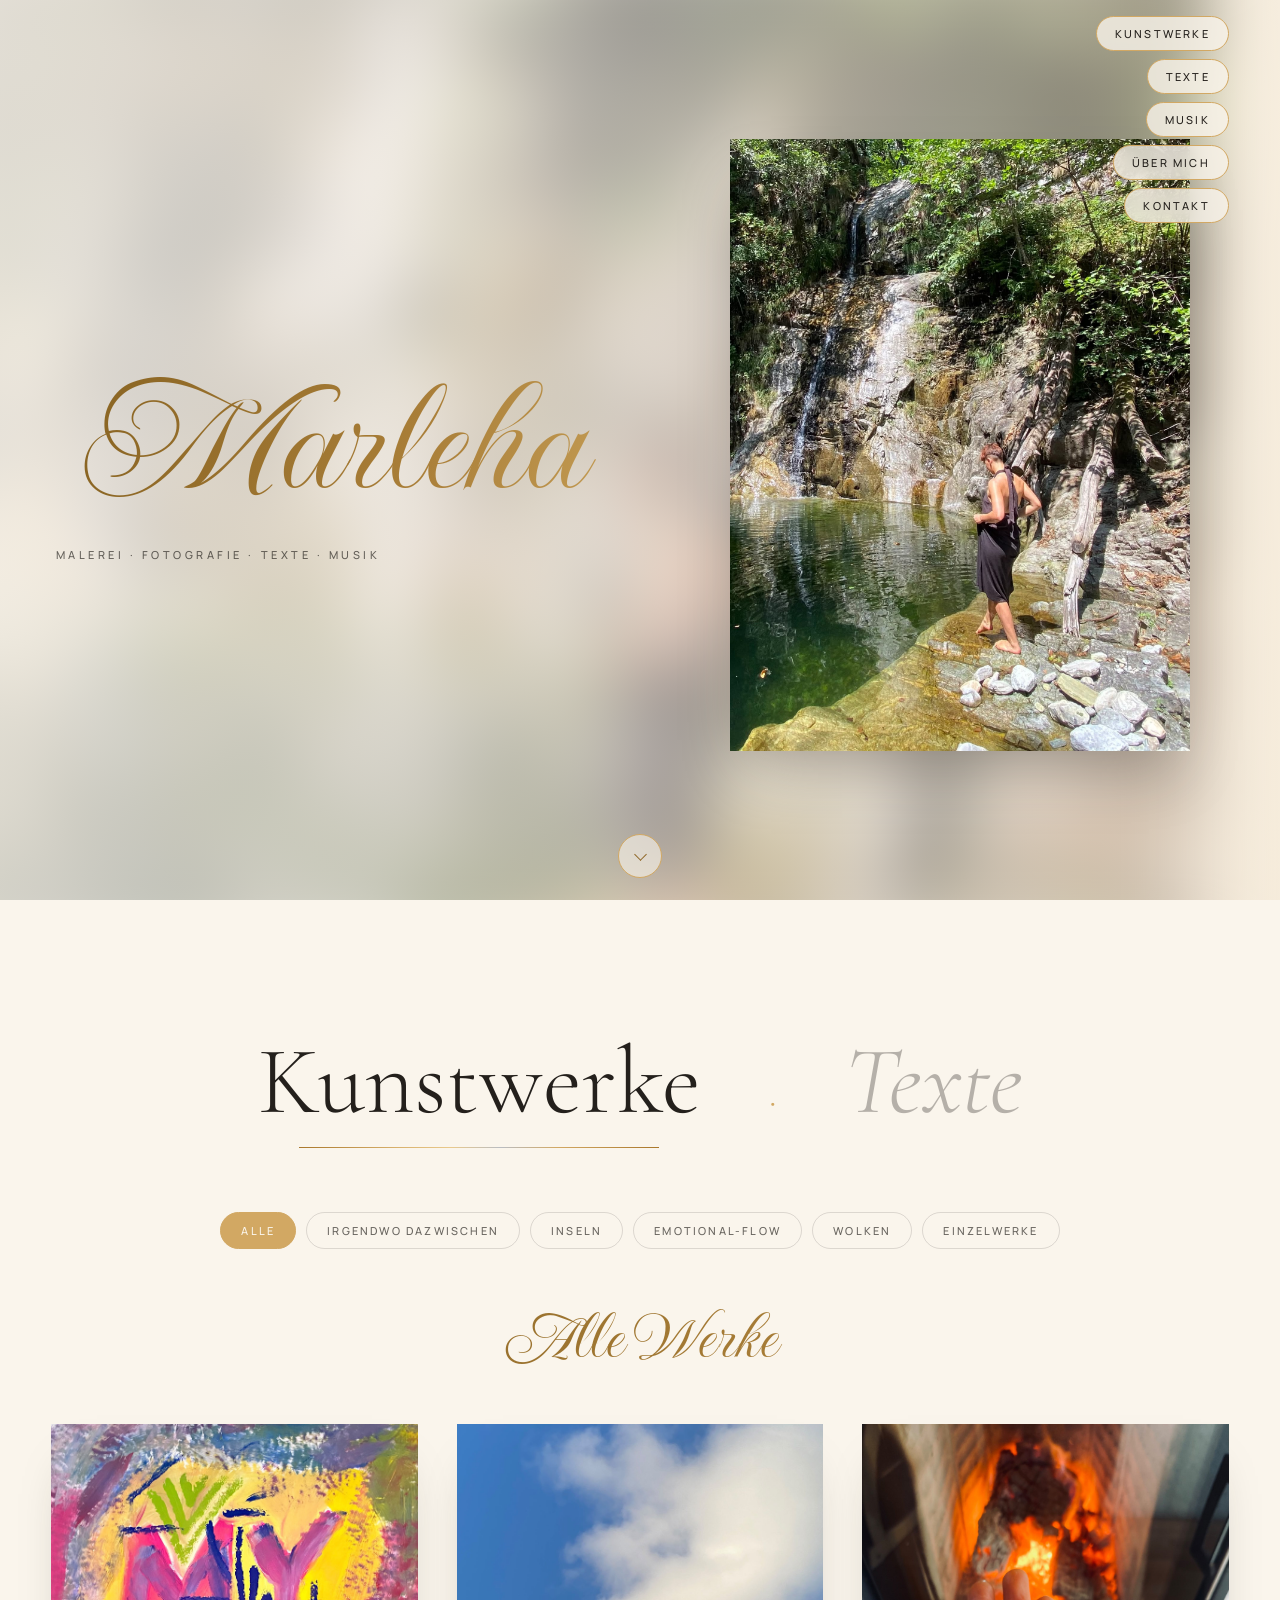
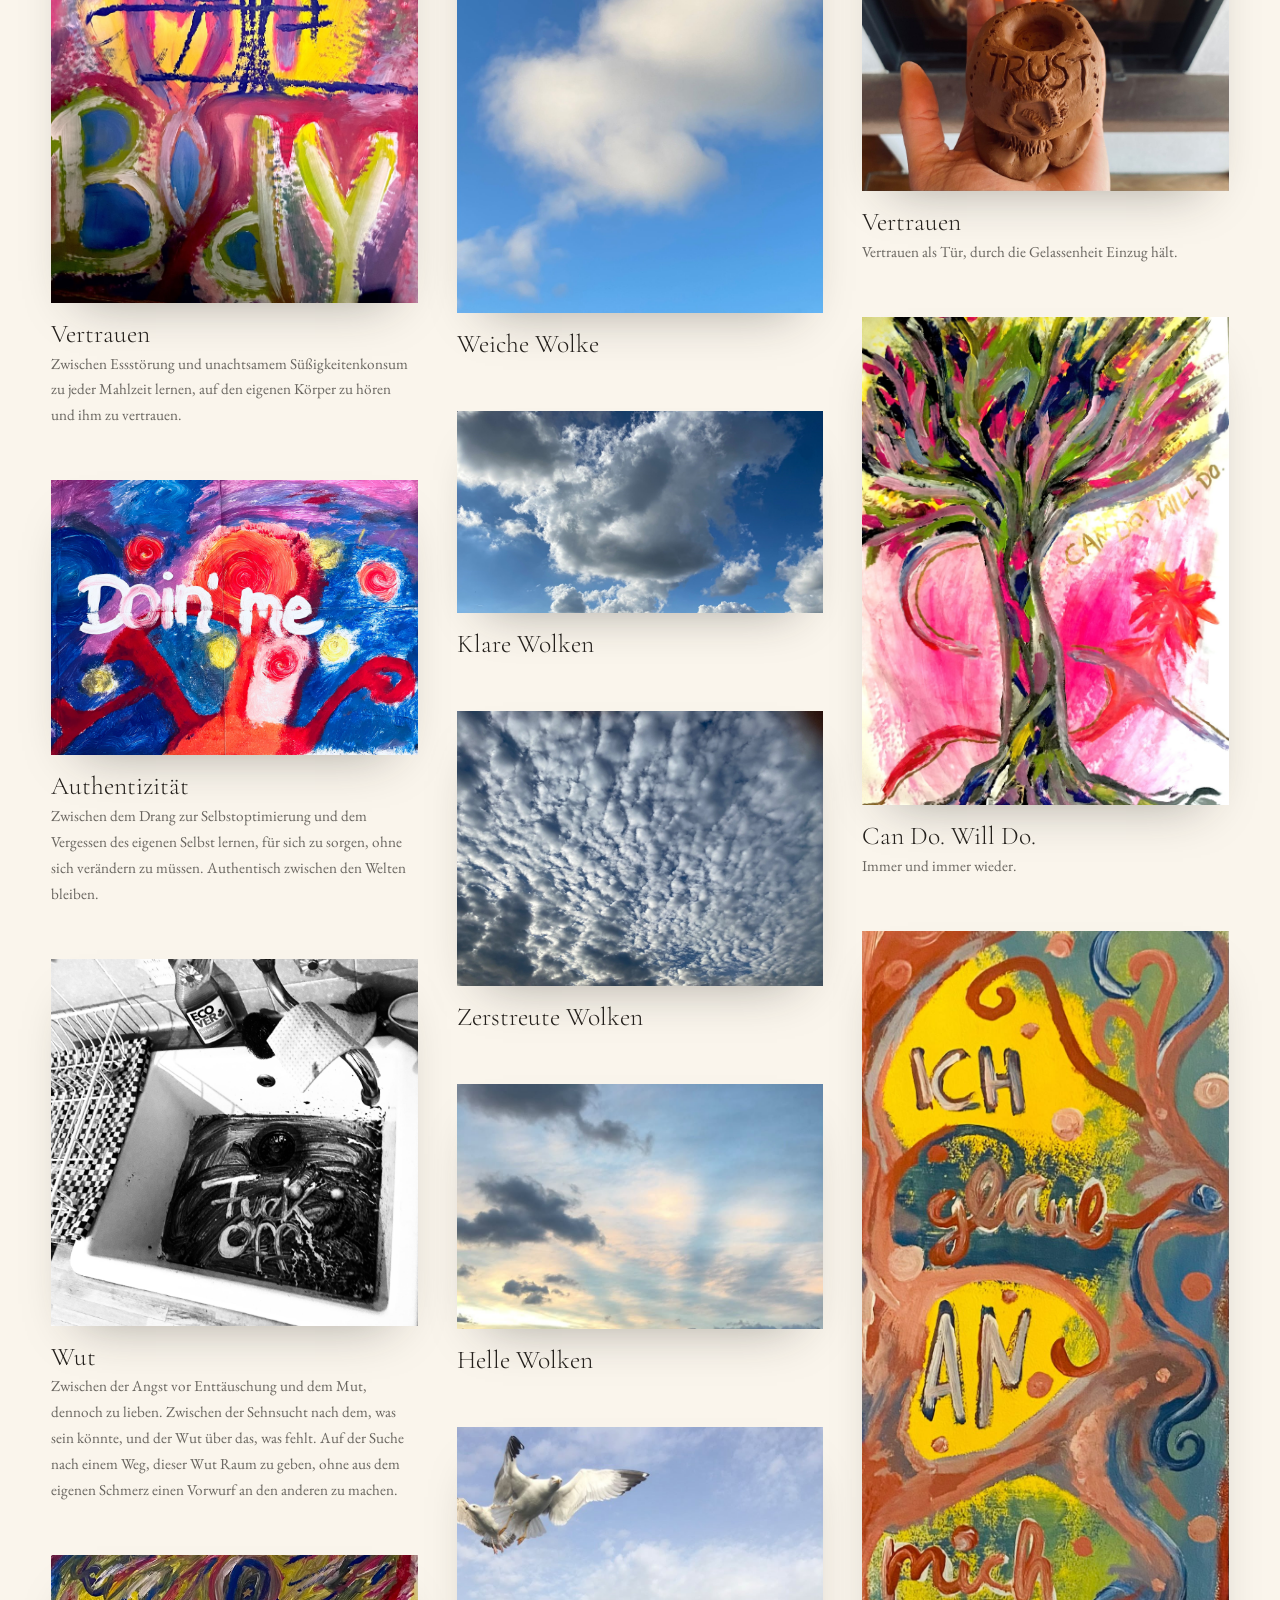
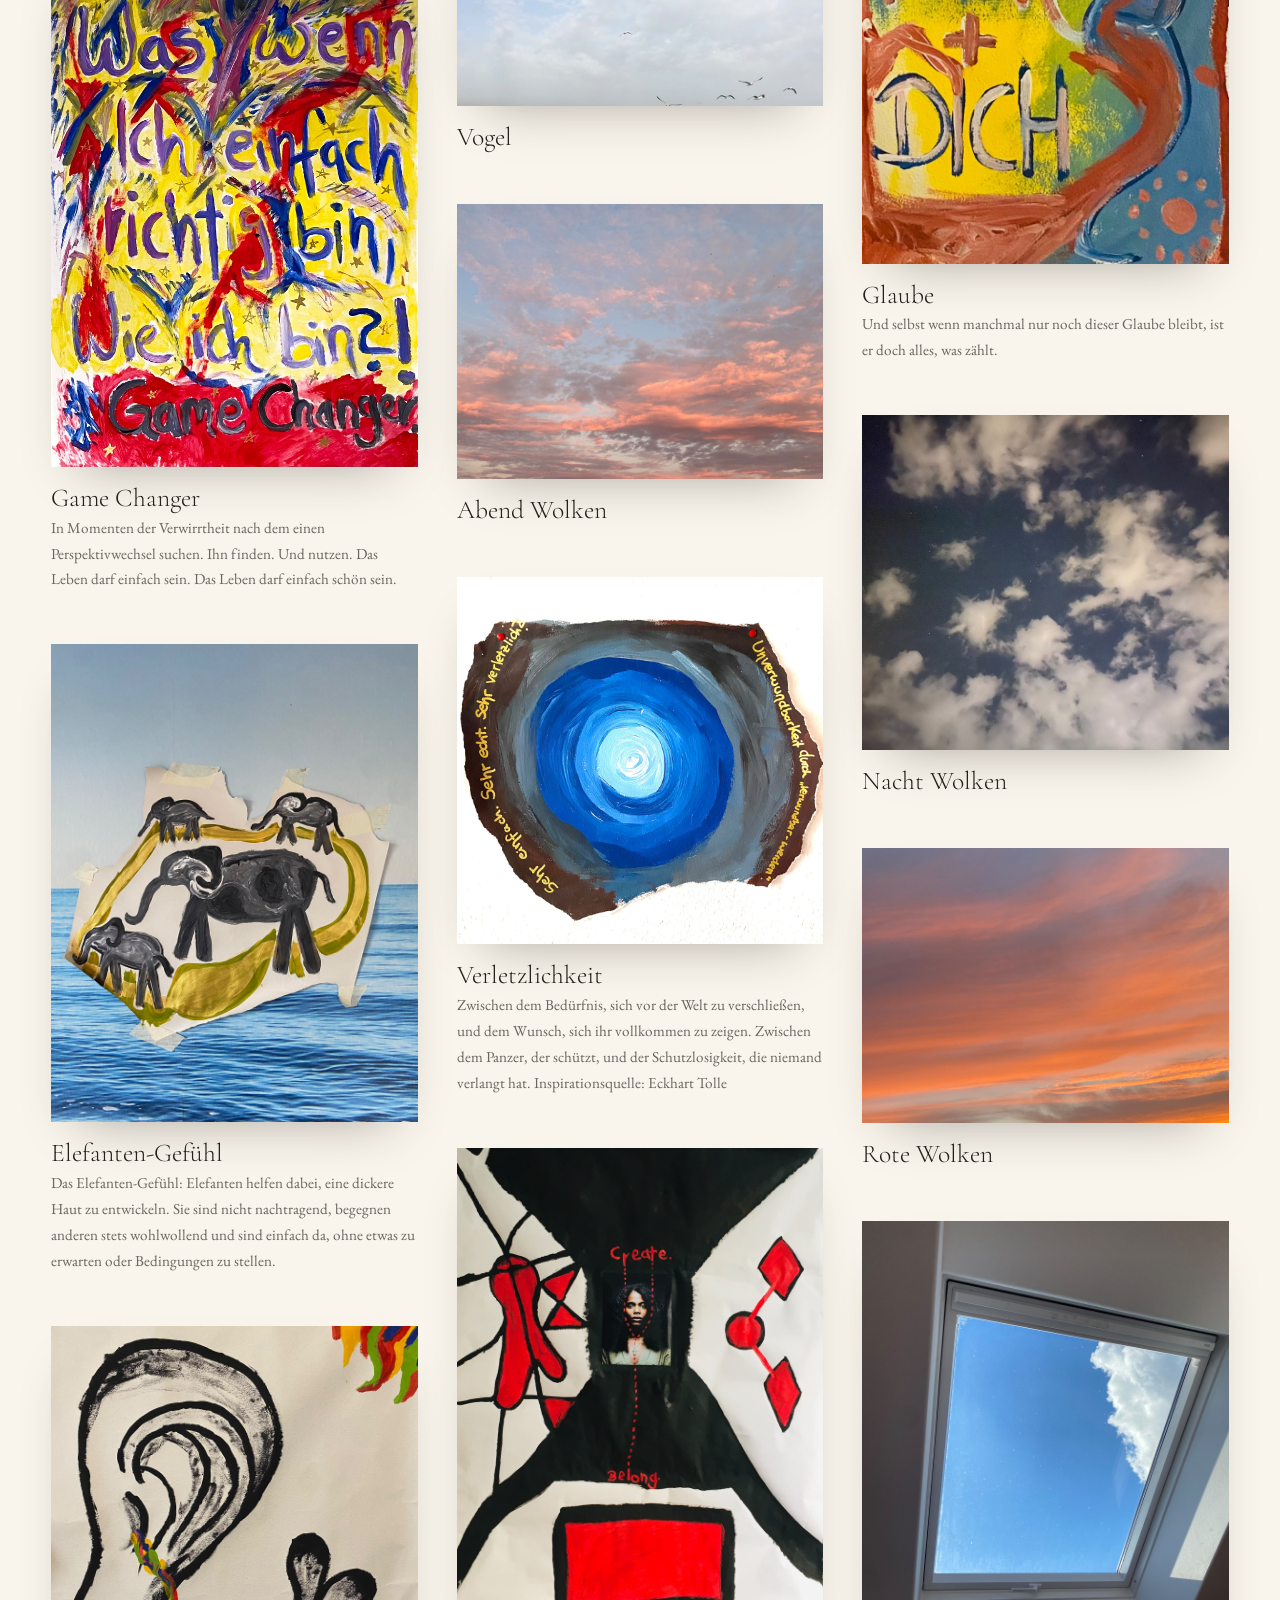
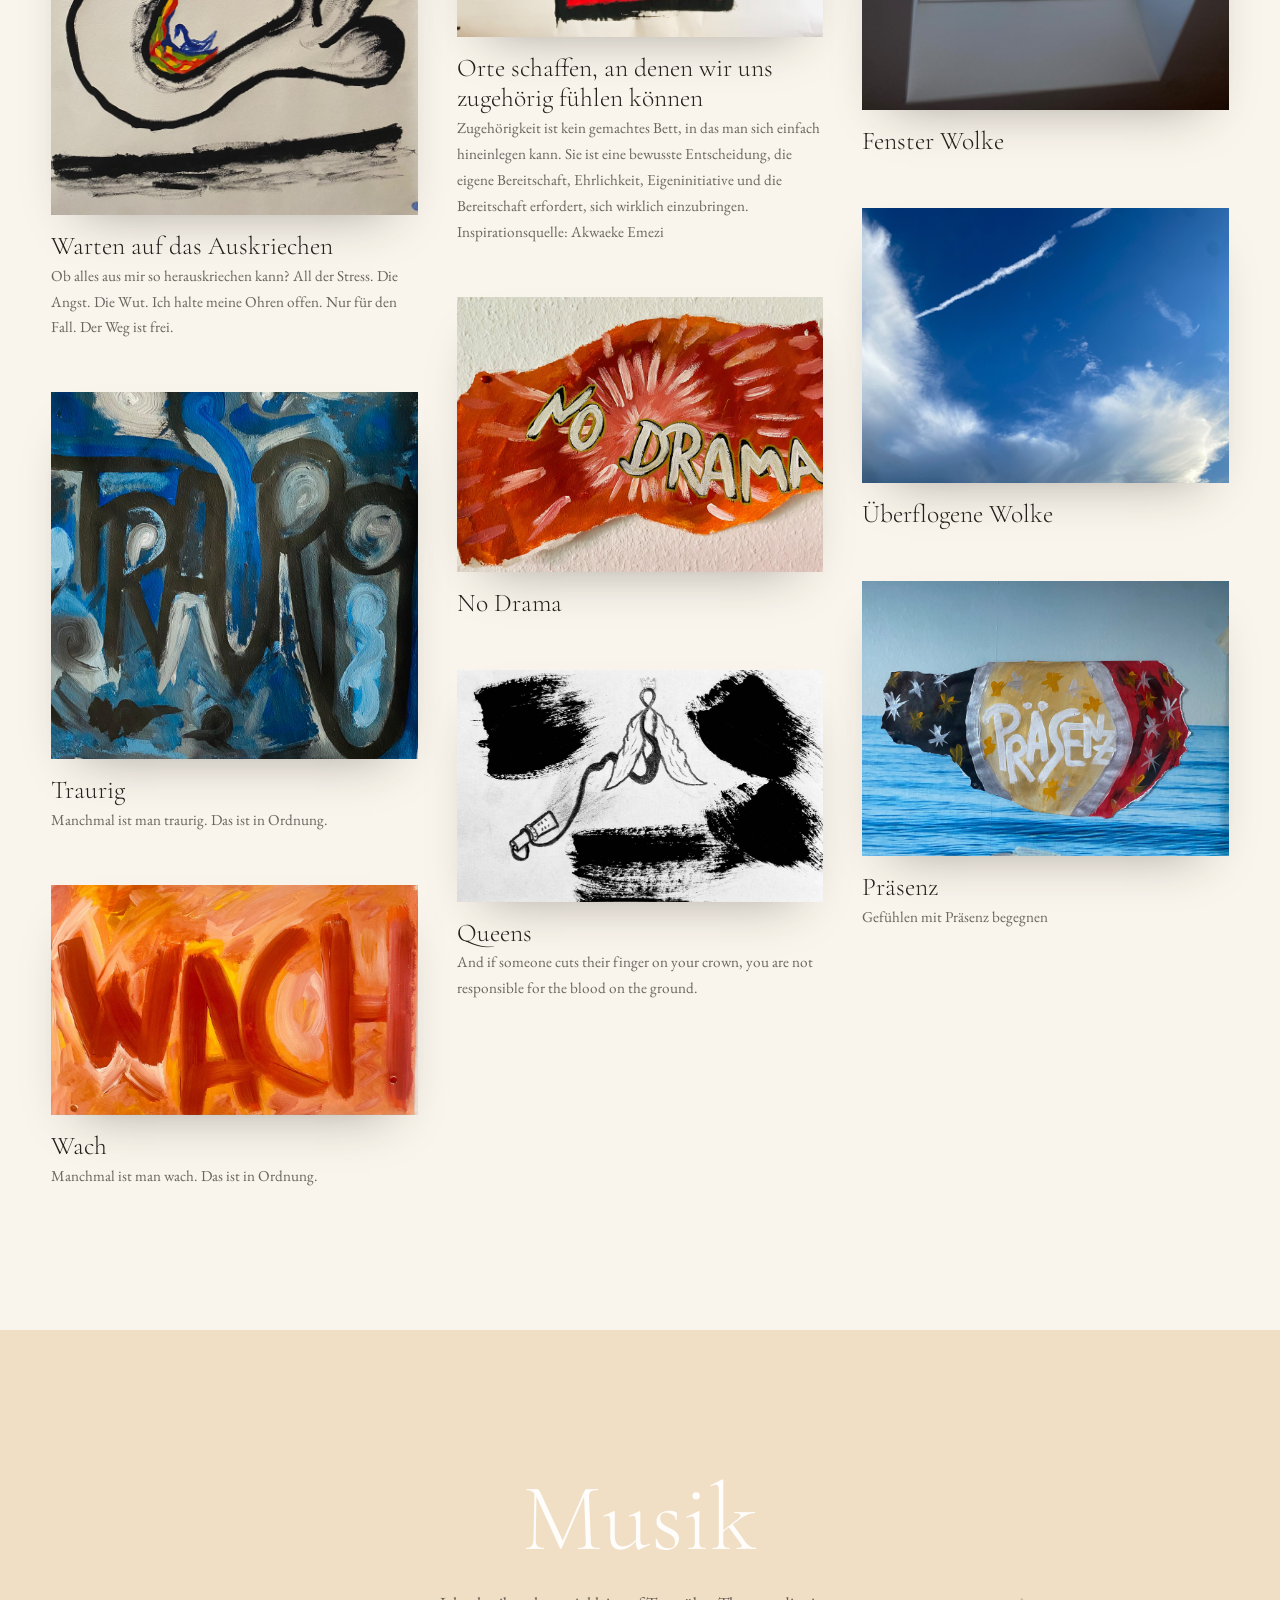
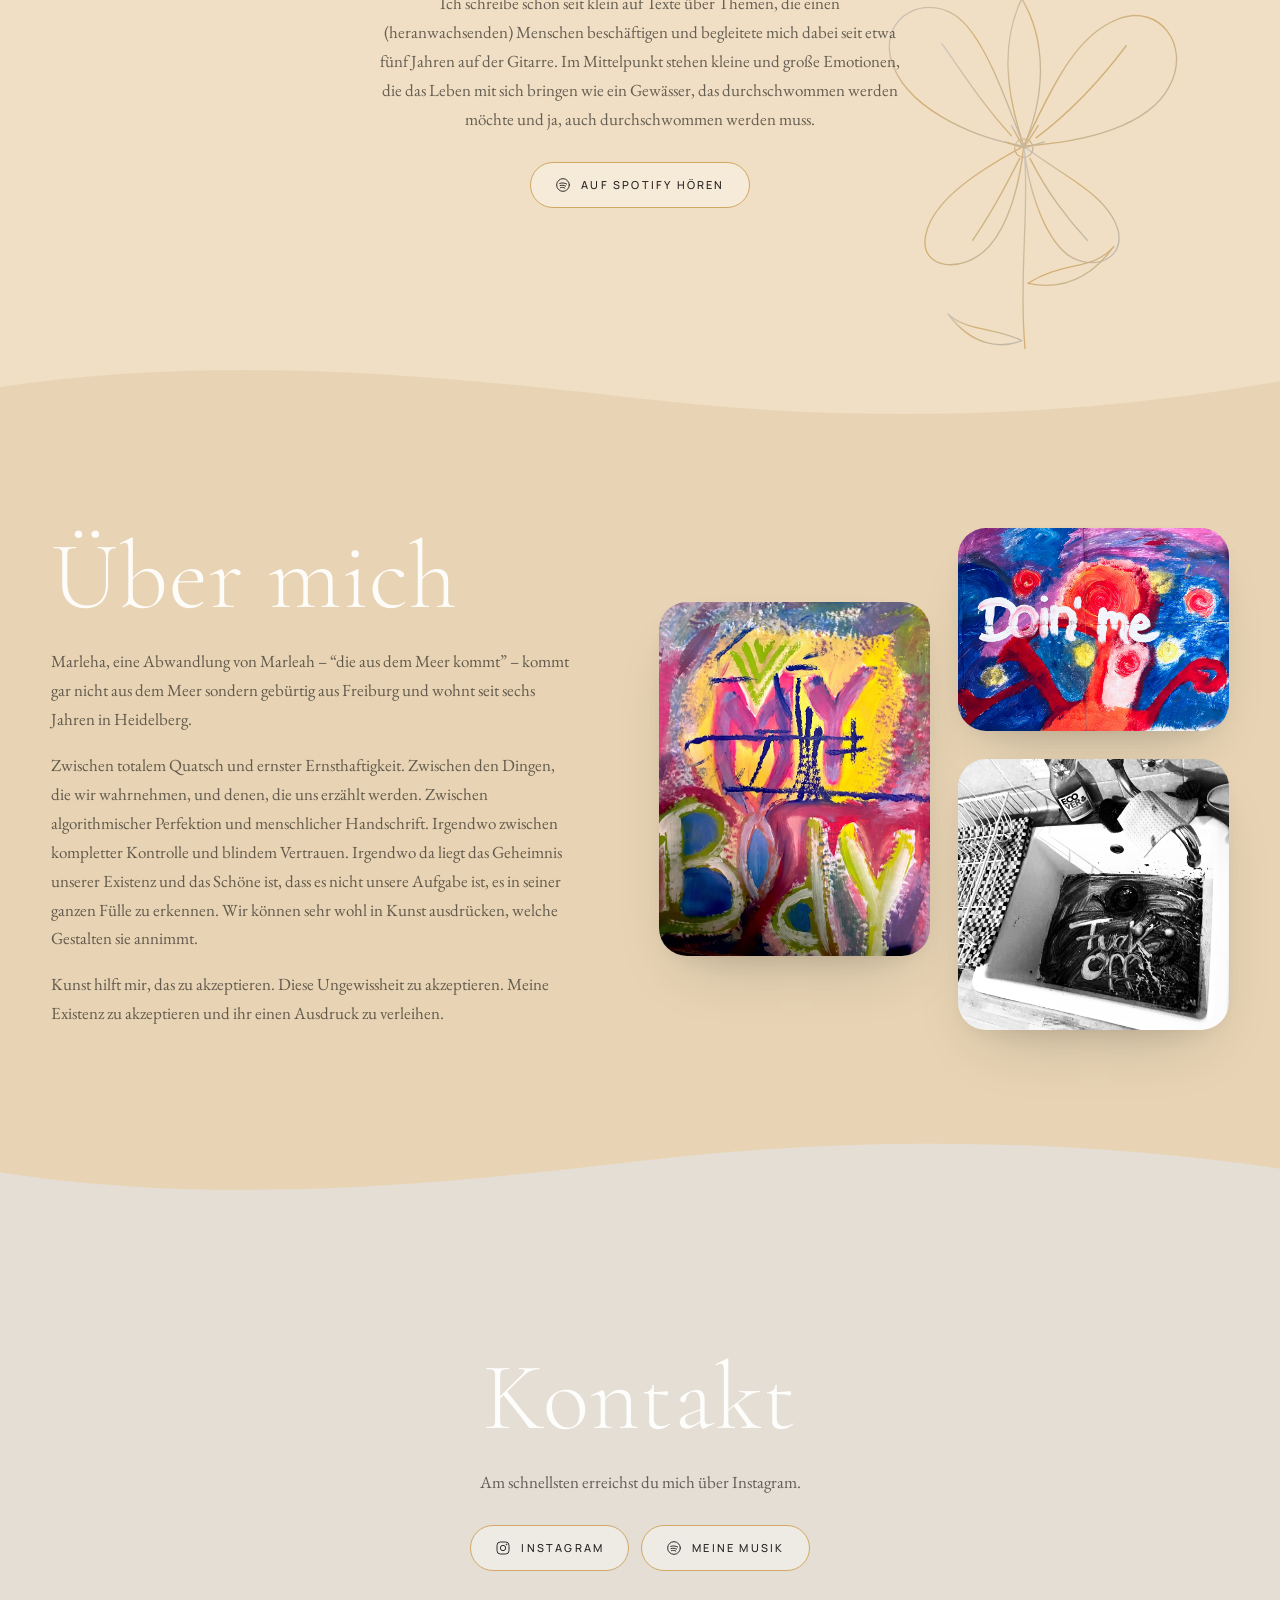
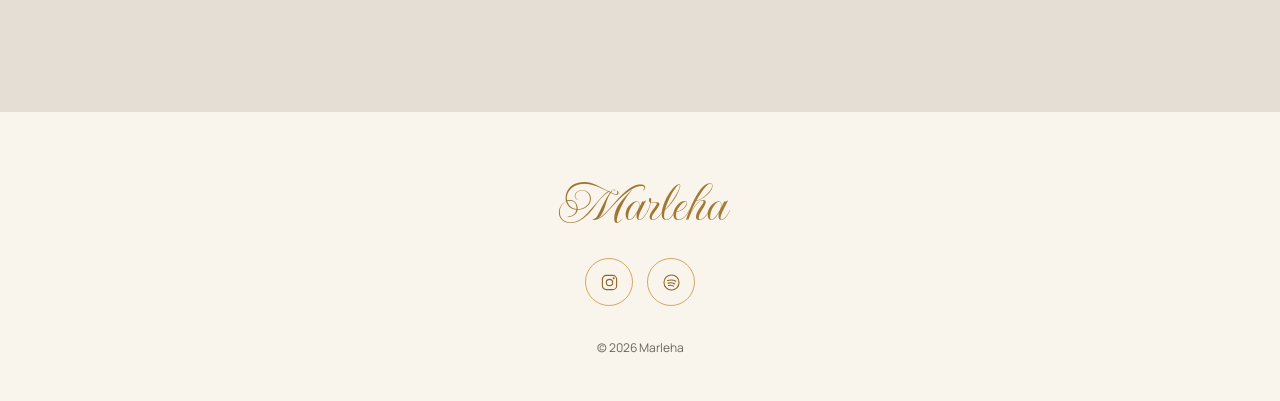
<file: index.html>
<!doctype html>
<html lang="de">
<head>
  <meta charset="utf-8">
  <meta name="viewport" content="width=device-width, initial-scale=1">
  <title>Marleha – Kunst &amp; Texte</title>
  <meta name="description" content="Marleha – Malerei, Fotografie, Texte und Musik.">
  <link rel="preload" href="fonts/imperial-script.woff2" as="font" type="font/woff2" crossorigin>
  <link rel="stylesheet" href="stil.css">
</head>
<body>

<!-- Linienzeichnung einer Mohnblüte (wird per Skript an den markierten Stellen eingesetzt) -->
<template id="blume-vorlage">
  <svg class="blume" viewBox="0 0 400 440" aria-hidden="true">
    <defs>
      <linearGradient id="LINIE" x1="0" y1="0" x2="1" y2="1">
        <stop offset="0" stop-color="#B9BCC1"/><stop offset=".45" stop-color="#C99A4E"/><stop offset="1" stop-color="#A9ACB2"/>
      </linearGradient>
    </defs>
    <g stroke="url(#LINIE)" stroke-width="1.3">
      <path pathLength="1" d="M200 170 C150 162 82 132 70 84 C60 42 108 18 140 48 C162 70 178 112 200 170"/>
      <path pathLength="1" d="M200 170 C228 112 250 62 292 46 C332 30 364 72 342 112 C322 150 262 166 200 170"/>
      <path pathLength="1" d="M200 170 C184 122 176 72 198 26 C224 70 220 124 200 170"/>
      <path pathLength="1" d="M200 170 C160 192 110 222 104 258 C98 290 140 296 166 268 C186 246 196 206 200 170"/>
      <path pathLength="1" d="M200 170 C232 196 282 216 292 252 C300 284 260 294 238 272 C218 252 204 210 200 170"/>
      <path pathLength="1" d="M120 70 C140 98 160 130 188 160 M300 72 C276 104 244 138 212 162 M150 262 C168 236 184 206 196 182 M262 262 C238 236 218 206 206 182"/>
      <circle pathLength="1" cx="200" cy="172" r="9"/>
      <path pathLength="1" d="M200 172 L188 150 M200 172 L214 150 M200 172 L182 166 M200 172 L220 166"/>
      <path pathLength="1" d="M201 182 C206 252 188 334 212 438"/>
      <path pathLength="1" d="M204 304 C238 282 268 292 288 268 C262 304 232 310 204 304"/>
      <path pathLength="1" d="M198 360 C170 346 146 352 126 334 C150 366 178 368 198 360"/>
    </g>
  </svg>
</template>

<!-- Menü: Pillen oben rechts (auf dem Handy hinter „Menü“) -->
<header class="kopf">
  <a class="zeichen schwung tief" href="#start" aria-label="Marleha – zum Anfang">Marleha</a>
  <button type="button" class="menue-knopf knopf" aria-expanded="false" aria-controls="menue">Menü</button>
  <nav id="menue" aria-label="Hauptmenü">
    <a class="knopf" href="#kunstwerke">Kunstwerke</a>
    <a class="knopf" href="#texte">Texte</a>
    <a class="knopf" href="#musik">Musik</a>
    <a class="knopf" href="#ueber">Über mich</a>
    <a class="knopf" href="#kontakt">Kontakt</a>
  </nav>
</header>

<main>
  <!-- Startbereich: langsame Diashow. Hinten weichgezeichnet bildschirmfüllend, vorne das Bild vollständig -->
  <section class="buehne" id="start" aria-label="Start">
    <div class="buehne-hinten" aria-hidden="true"></div>
    <div class="buehne-innen">
      <div class="buehne-text">
        <h1 class="name schwung tief">Marleha</h1>
        <p class="etikett">Malerei · Fotografie · Texte · Musik</p>
      </div>
      <figure class="buehne-bild">
        <div class="dias">
        </div>
        <figcaption class="etikett dia-titel"></figcaption>
      </figure>
    </div>
    <a class="weiter" href="#kunstwerke" aria-label="Weiter nach unten"><span></span></a>
  </section>

  <section class="auswahl" aria-label="Kunstwerke und Texte">
    <div class="schalter" role="tablist">
      <button type="button" role="tab" id="tab-kunstwerke" aria-controls="kunstwerke" aria-selected="true">Kunstwerke</button>
      <span class="trenner" aria-hidden="true">·</span>
      <button type="button" role="tab" id="tab-texte" aria-controls="texte" aria-selected="false"><em>Texte</em></button>
    </div>

    <div class="feld" id="kunstwerke" role="tabpanel" aria-labelledby="tab-kunstwerke">
      <div class="reiter" role="tablist" aria-label="Galerien"></div>
      <div class="galerie-kopf"><h3 class="schwung tief"></h3><p class="beschreibung"></p></div>
      <ul class="werke"></ul>
    </div>

    <div class="feld" id="texte" role="tabpanel" aria-labelledby="tab-texte" hidden>
      <div class="reiter" role="tablist" aria-label="Sammlungen"></div>
      <div class="galerie-kopf"><h3 class="schwung tief"></h3><p class="beschreibung"></p></div>
      <ul class="texte"></ul>
    </div>
  </section>

  <section class="flaeche musik" id="musik">
    <div data-blume></div>
    <h2>Musik</h2>
    <div class="musik-text"></div>
    <div class="knoepfe">
      <a class="knopf" href="https://open.spotify.com/intl-de/artist/4CALdOXq08Fg1hIqNXHaVb?si=zhmzKFczSJyj1dLaSVg7wQ" target="_blank" rel="noopener">
        <svg viewBox="0 0 24 24" fill="none" stroke="currentColor" stroke-width="1.4" stroke-linecap="round" aria-hidden="true"><circle cx="12" cy="12" r="9.5"/><path d="M7 9.5c3.5-1 7.5-.7 10.5 1M7.6 12.8c2.8-.8 6-.5 8.4.9M8.2 15.9c2.2-.6 4.5-.4 6.4.7"/></svg>
        Auf Spotify hören
      </a>
    </div>
  </section>

  <section class="flaeche ueber" id="ueber">
    <div class="ueber-innen">
      <div>
        <h2>Über mich</h2>
        <div class="ueber-text"></div>
      </div>
      <!-- Lose, leicht gedrehte Bilder – ohne Rahmen, immer vollständig -->
      <div class="lose-bilder" aria-label="Einblicke"></div>
    </div>
  </section>

  <section class="flaeche kontakt" id="kontakt">
    <h2>Kontakt</h2>
    <p>Am schnellsten erreichst du mich über Instagram.</p>
    <div class="knoepfe">
      <a class="knopf" href="https://www.instagram.com/marleha_42/" target="_blank" rel="noopener">
        <svg viewBox="0 0 24 24" fill="none" stroke="currentColor" stroke-width="1.4" aria-hidden="true"><rect x="3" y="3" width="18" height="18" rx="5"/><circle cx="12" cy="12" r="4"/><circle cx="17.3" cy="6.7" r="0.6" fill="currentColor"/></svg>
        Instagram
      </a>
      <a class="knopf" href="https://open.spotify.com/intl-de/artist/4CALdOXq08Fg1hIqNXHaVb?si=zhmzKFczSJyj1dLaSVg7wQ" target="_blank" rel="noopener">
        <svg viewBox="0 0 24 24" fill="none" stroke="currentColor" stroke-width="1.4" stroke-linecap="round" aria-hidden="true"><circle cx="12" cy="12" r="9.5"/><path d="M7 9.5c3.5-1 7.5-.7 10.5 1M7.6 12.8c2.8-.8 6-.5 8.4.9M8.2 15.9c2.2-.6 4.5-.4 6.4.7"/></svg>
        Meine Musik
      </a>
    </div>
  </section>
</main>

<footer class="fuss">
  <div class="schwung tief">Marleha</div>
  <div class="netz">
    <a href="https://www.instagram.com/marleha_42/" target="_blank" rel="noopener" aria-label="Marleha auf Instagram">
      <svg viewBox="0 0 24 24" fill="none" stroke="currentColor" stroke-width="1.4" aria-hidden="true"><rect x="3" y="3" width="18" height="18" rx="5"/><circle cx="12" cy="12" r="4"/><circle cx="17.3" cy="6.7" r="0.6" fill="currentColor"/></svg>
    </a>
    <a href="https://open.spotify.com/intl-de/artist/4CALdOXq08Fg1hIqNXHaVb?si=zhmzKFczSJyj1dLaSVg7wQ" target="_blank" rel="noopener" aria-label="Marlehas Musik auf Spotify">
      <svg viewBox="0 0 24 24" fill="none" stroke="currentColor" stroke-width="1.4" stroke-linecap="round" aria-hidden="true"><circle cx="12" cy="12" r="9.5"/><path d="M7 9.5c3.5-1 7.5-.7 10.5 1M7.6 12.8c2.8-.8 6-.5 8.4.9M8.2 15.9c2.2-.6 4.5-.4 6.4.7"/></svg>
    </a>
  </div>
  <small>© <span id="jahr">2026</span> Marleha</small>
</footer>

<dialog id="gross" aria-label="Großansicht">
  <button type="button" class="schliessen" aria-label="Schließen">×</button>
  <div class="gross-inhalt"></div>
</dialog>

<script src="textformat.js"></script>
<script src="skript.js"></script>
</body>
</html>
</file>
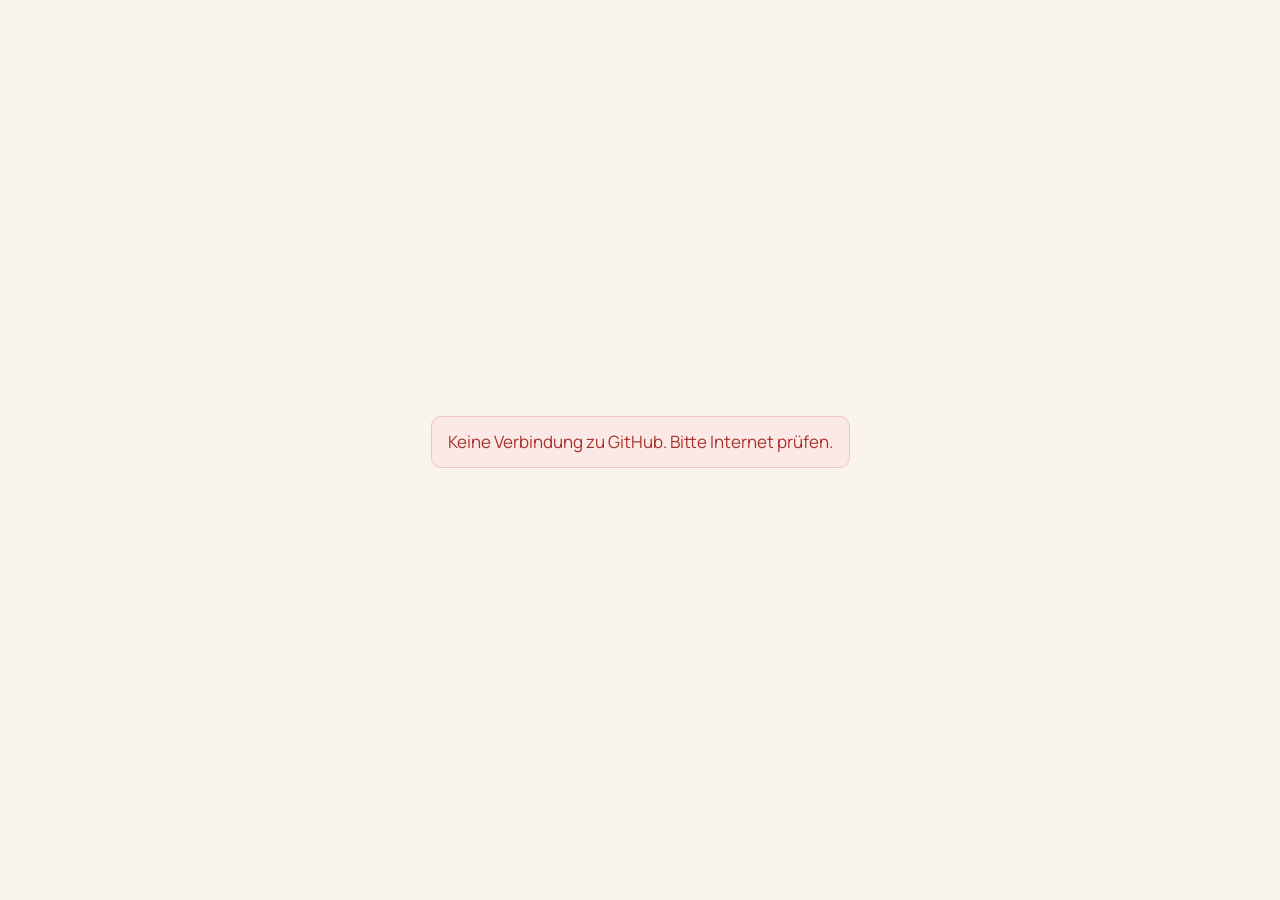
<file: admin/index.html>
<!doctype html>
<html lang="de">
<head>
<meta charset="utf-8">
<meta name="viewport" content="width=device-width, initial-scale=1">
<meta name="robots" content="noindex, nofollow">
<title>Marleha – Website bearbeiten</title>
<style>
  @font-face { font-family: "Imperial Script"; src: url("../fonts/imperial-script.woff2") format("woff2"); font-display: swap; }
  @font-face { font-family: "Manrope"; font-weight: 200 800; src: url("../fonts/manrope.woff2") format("woff2"); font-display: swap; }
  @font-face { font-family: "EB Garamond"; src: url("../fonts/eb-garamond-400.woff2") format("woff2"); font-display: swap; }
  @font-face { font-family: "EB Garamond"; font-style: italic; src: url("../fonts/eb-garamond-400-italic.woff2") format("woff2"); font-display: swap; }

  :root {
    --cremeweiss: #FAF5EC; --champagner: #F0DFC4; --champagner-tief: #E8D4B4; --kaschmir: #E5DED5;
    --gold: #D2A863; --gold-dunkel: #8E6524; --espresso: #24201C; --leise: #5E5650;
    --linie: rgba(36, 32, 28, 0.16); --rot: #A8322A; --gruen: #2E6B45;
  }
  * { box-sizing: border-box; }
  [hidden] { display: none !important; }
  /* Bewusst große, klare Grundschrift: das Panel soll entspannt bedienbar sein */
  body { margin: 0; font: 17px/1.55 "Manrope", system-ui, -apple-system, "Segoe UI", sans-serif; background: var(--cremeweiss); color: var(--espresso); }
  h1, h2, h3 { margin: 0; line-height: 1.25; }
  button, input, textarea, select { font: inherit; color: inherit; }
  a { color: var(--gold-dunkel); }
  img { display: block; max-width: 100%; }

  /* Anmeldung */
  .mitte { min-height: 100vh; display: grid; place-items: center; padding: 20px; }
  .karte { background: #fff; border: 1px solid var(--linie); border-radius: 16px; padding: 32px; width: 100%; max-width: 440px; }
  .karte .zeichen { font: 3rem/1.2 "Imperial Script", cursive; color: var(--gold-dunkel); text-align: center; }
  .karte p.lead { color: var(--leise); margin: 6px 0 24px; text-align: center; }

  .feld { margin-bottom: 18px; }
  label, .label { display: block; font-weight: 700; font-size: 0.95rem; margin-bottom: 6px; }
  .hilfe { color: var(--leise); font-size: 0.88rem; margin-top: 6px; }
  input[type=text], input[type=password], input[type=date], textarea, select {
    width: 100%; padding: 11px 13px; background: #fff; border: 2px solid var(--linie); border-radius: 10px; font-size: 1rem;
  }
  textarea { resize: vertical; min-height: 5rem; }
  textarea.lang { min-height: 16rem; font-family: "EB Garamond", Georgia, serif; font-size: 1.12rem; line-height: 1.7; }
  input:focus, textarea:focus, select:focus, button:focus-visible { outline: 3px solid rgba(210,168,99,0.5); border-color: var(--gold); }
  .haken { display: inline-flex; align-items: center; gap: 8px; font-weight: 600; font-size: 0.95rem; cursor: pointer; }
  .haken input { width: 20px; height: 20px; accent-color: var(--gold-dunkel); }

  .knopf { display: inline-flex; align-items: center; justify-content: center; gap: 6px; padding: 10px 18px; min-height: 44px; border-radius: 999px; border: 2px solid var(--linie); background: #fff; font-weight: 700; font-size: 0.95rem; cursor: pointer; text-decoration: none; color: var(--espresso); }
  .knopf:hover:not(:disabled) { background: var(--champagner); }
  .knopf.haupt { background: var(--gold-dunkel); border-color: var(--gold-dunkel); color: #fff; }
  .knopf.haupt:hover:not(:disabled) { background: #74511a; }
  .knopf.klein { padding: 6px 12px; min-height: 36px; font-size: 0.85rem; }
  .knopf.gefahr { color: var(--rot); }
  .knopf.gefahr:hover:not(:disabled) { background: #fbe9e7; }
  .knopf.voll { width: 100%; }
  .knopf:disabled { opacity: 0.5; cursor: default; }

  .meldung { padding: 12px 16px; border-radius: 10px; margin: 0 0 16px; }
  .meldung.fehler { background: #fbe9e7; color: var(--rot); border: 1px solid #f0c4be; }
  .meldung.ok { background: #e7f2ea; color: var(--gruen); border: 1px solid #c2dfcb; }
  .meldung.info { background: #fff; border: 1px solid var(--linie); }

  /* Kopf */
  .kopf { position: sticky; top: 0; z-index: 30; background: var(--espresso); color: var(--cremeweiss); display: flex; align-items: center; gap: 10px 14px; padding: 10px 20px; flex-wrap: wrap; }
  .kopf .zeichen { font: 2.1rem/1 "Imperial Script", cursive; color: var(--gold); margin-right: auto; padding-top: 4px; }
  .kopf .status { font-size: 0.9rem; color: rgba(250,245,236,0.7); }
  .kopf .status.offen { color: #FFD79A; font-weight: 700; }
  .kopf .knopf:not(.haupt) { background: transparent; border-color: rgba(250,245,236,0.35); color: var(--cremeweiss); }
  .kopf .knopf:not(.haupt):hover { background: rgba(250,245,236,0.12); }
  .kopf .knopf.haupt { background: var(--gold); border-color: var(--gold); color: var(--espresso); }

  .bereiche { display: flex; gap: 6px; padding: 14px 20px 0; max-width: 1100px; margin: 0 auto; flex-wrap: wrap; }
  .bereiche button { padding: 10px 18px; border: 0; border-bottom: 3px solid transparent; background: none; font-weight: 700; color: var(--leise); cursor: pointer; }
  .bereiche button[aria-selected="true"] { color: var(--espresso); border-bottom-color: var(--gold); }
  main { max-width: 1100px; margin: 0 auto; padding: 20px 20px 120px; }
  .einleitung { color: var(--leise); margin: 0 0 18px; max-width: 760px; }

  /* Gruppen (Galerien / Sammlungen) */
  .gruppen { display: flex; flex-wrap: wrap; gap: 8px; margin-bottom: 16px; }
  .gruppen button { padding: 8px 14px; border-radius: 999px; border: 2px solid var(--linie); background: #fff; cursor: pointer; font-weight: 600; font-size: 0.92rem; }
  .gruppen button[aria-pressed="true"] { background: var(--champagner); border-color: var(--gold); }
  .gruppen button .zahl { color: var(--leise); font-weight: 400; margin-left: 4px; }
  .gruppen button.verborgen { border-style: dashed; color: var(--leise); }
  .gruppen button.neu { border-style: dashed; color: var(--gold-dunkel); }

  .kasten { background: #fff; border: 1px solid var(--linie); border-radius: 14px; padding: 20px; margin-bottom: 18px; }
  .kasten h2 { font-size: 1.1rem; margin-bottom: 14px; }
  .zeile { display: flex; flex-wrap: wrap; gap: 8px; align-items: center; }
  .zeile.ende { justify-content: flex-end; }
  .raster2 { display: grid; grid-template-columns: 1fr 1fr; gap: 0 18px; }

  .werkzeug { display: flex; flex-wrap: wrap; align-items: center; gap: 10px; margin: 6px 0 18px; }
  .werkzeug .fortschritt { color: var(--leise); font-size: 0.92rem; }

  /* Einträge (Bilder / Texte) */
  .eintraege { display: grid; gap: 14px; }
  .eintrag { display: grid; grid-template-columns: 180px 1fr; gap: 18px; background: #fff; border: 1px solid var(--linie); border-radius: 14px; padding: 16px; }
  .eintrag.verborgen { background: repeating-linear-gradient(135deg, #fff 0 10px, #faf7f2 10px 20px); }
  .eintrag .vorschau { background: var(--kaschmir); border-radius: 8px; display: grid; place-items: center; min-height: 140px; overflow: hidden; }
  .eintrag .vorschau img { max-height: 220px; width: auto; object-fit: contain; }
  .eintrag .vorschau .leer { padding: 12px; text-align: center; color: var(--leise); font-size: 0.85rem; }
  .eintrag .knoepfe { display: flex; flex-wrap: wrap; gap: 6px; margin-top: 4px; }
  .eintrag.text { grid-template-columns: 1fr; }
  .marke { display: inline-block; padding: 2px 10px; border-radius: 999px; font-size: 0.78rem; font-weight: 700; background: var(--kaschmir); color: var(--leise); }
  .leer-hinweis { padding: 28px; text-align: center; color: var(--leise); border: 2px dashed var(--linie); border-radius: 14px; }

  /* Texteditor */
  .leiste { display: flex; flex-wrap: wrap; gap: 6px; margin-bottom: 8px; }
  .leiste button { padding: 6px 12px; border: 1px solid var(--linie); border-radius: 8px; background: var(--cremeweiss); cursor: pointer; font-size: 0.9rem; }
  .leiste button:hover { background: var(--champagner); }
  .lesevorschau { font-family: "EB Garamond", Georgia, serif; font-size: 1.12rem; line-height: 1.75; padding: 18px 22px; border: 2px dashed var(--linie); border-radius: 10px; background: var(--cremeweiss); }
  .lesevorschau p { margin: 0 0 0.9em; }
  .lesevorschau h4 { font-size: 1.3rem; font-weight: 400; margin: 1em 0 0.4em; }
  .lesevorschau blockquote { margin: 0 0 0.9em; padding-left: 16px; border-left: 2px solid var(--gold); font-style: italic; }

  .startbild { max-width: 360px; background: var(--kaschmir); border-radius: 10px; padding: 10px; margin-bottom: 12px; }
  .startbild img { max-height: 480px; width: auto; margin: 0 auto; object-fit: contain; }

  @media (max-width: 700px) {
    .eintrag { grid-template-columns: 1fr; }
    .raster2 { grid-template-columns: 1fr; }
    .kopf .zeichen { width: 100%; }
    /* Kopf scrollt mit, Speichern bleibt als Leiste unten erreichbar */
    .kopf { position: static; }
    .kopf .knopf.haupt { position: fixed; z-index: 40; left: 12px; right: 12px; bottom: 12px; box-shadow: 0 10px 30px rgba(36,32,28,0.25); }
    .kopf .knopf.haupt:disabled { display: none; }
  }
</style>
</head>
<body>
<div id="app"></div>
<script src="../textformat.js"></script>
<script src="speicher.js"></script>
<script src="app.js"></script>
</body>
</html>
</file>
<file: stil.css>
/* Schriften lokal (SIL Open Font License, siehe fonts/LIZENZEN.txt) */
@font-face { font-family: "Imperial Script"; src: url("fonts/imperial-script.woff2") format("woff2"); font-display: swap; }
@font-face { font-family: "Cormorant"; font-weight: 300; src: url("fonts/cormorant-300.woff2") format("woff2"); font-display: swap; }
@font-face { font-family: "Cormorant"; font-weight: 300; font-style: italic; src: url("fonts/cormorant-300-italic.woff2") format("woff2"); font-display: swap; }
@font-face { font-family: "EB Garamond"; font-weight: 400; src: url("fonts/eb-garamond-400.woff2") format("woff2"); font-display: swap; }
@font-face { font-family: "EB Garamond"; font-style: italic; src: url("fonts/eb-garamond-400-italic.woff2") format("woff2"); font-display: swap; }
@font-face { font-family: "Manrope"; font-weight: 200 800; src: url("fonts/manrope.woff2") format("woff2"); font-display: swap; }

:root {
  /* Champagner */
  --cremeweiss: #FAF5EC;
  --champagner: #F0DFC4;
  --champagner-tief: #E8D4B4;
  --kaschmir: #E5DED5;
  --gold: #D2A863;
  --gold-text: #8E6524;
  --silber: #C3C5C9;
  --silber-text: #73777E;
  --espresso: #24201C;
  --leise: rgba(36, 32, 28, 0.68);
  --linie: rgba(36, 32, 28, 0.14);
  --metall: linear-gradient(100deg, #A9772B 0%, #D9B26E 28%, #E9C98C 42%, #B9BCC1 56%, #D2A863 72%, #A9772B 100%);
  --metall-tief: linear-gradient(100deg, #84601F 0%, #A97E38 30%, #C29A52 45%, #85898F 58%, #9E7430 75%, #84601F 100%);

  --schwung: "Imperial Script", cursive;
  --anzeige: "Cormorant", Georgia, serif;
  --lesen: "EB Garamond", Georgia, serif;
  --klein: "Manrope", system-ui, sans-serif;
  --rand: clamp(16px, 4vw, 56px);
  --breite: 1180px;
}
* { box-sizing: border-box; margin: 0; padding: 0; }
html { -webkit-text-size-adjust: 100%; scroll-behavior: smooth; scroll-padding-top: 24px; }
body { background: var(--cremeweiss); color: var(--espresso); font: 400 1.0625rem/1.7 var(--lesen); overflow-x: hidden; }
a { color: inherit; }
img, svg { display: block; max-width: 100%; }
button { font: inherit; color: inherit; background: none; border: 0; cursor: pointer; }
:focus-visible { outline: 1px solid var(--gold-text); outline-offset: 4px; }

.schwung {
  font-family: var(--schwung);
  font-weight: 400;
  background: var(--metall);
  background-size: 220% 100%;
  -webkit-background-clip: text; background-clip: text;
  color: transparent;
  animation: glanz 10s ease-in-out infinite alternate;
  line-height: 1.3;
  padding: 0 0.25em;
}
.schwung.tief { background-image: var(--metall-tief); }
@keyframes glanz { from { background-position: 0% 50%; } to { background-position: 100% 50%; } }
.etikett { font: 500 0.6875rem/1.4 var(--klein); letter-spacing: 0.32em; text-transform: uppercase; color: var(--silber-text); }

/* Gemeinsamer Stil (nach dem Vorbild des Kontakt-Abschnitts):
   offene Farbflächen, große dünne Überschriften, wenig Text, goldene Pillen-Knöpfe */
.knoepfe { display: flex; justify-content: center; flex-wrap: wrap; gap: 12px; margin-top: 28px; }
.knopf { display: inline-flex; align-items: center; gap: 10px; padding: 14px 24px; border: 1px solid var(--gold); border-radius: 999px; font: 500 0.6875rem/1 var(--klein); letter-spacing: 0.2em; text-transform: uppercase; text-decoration: none; color: var(--espresso); background: rgba(255,255,255,0.35); transition: background .4s, color .4s; }
.knopf svg { width: 16px; height: 16px; }
.knopf:hover { background: var(--gold); color: var(--cremeweiss); }

.flaeche { position: relative; overflow: hidden; isolation: isolate; padding: clamp(80px, 11vw, 150px) var(--rand); text-align: center; }
.flaeche h2 { font: 300 clamp(3rem, 8vw, 6rem)/1 var(--anzeige); color: rgba(255,255,255,0.92); letter-spacing: 0.01em; }
.flaeche p, .flaeche .musik-text, .flaeche .ueber-text { color: var(--leise); max-width: 520px; margin: 22px auto 0; }
.flaeche p + p { margin-top: 1em; }

/* ---------- Kopf: Name links, Menü-Pillen rechts (wie LOHR, im Kontakt-Stil) ---------- */
.kopf { position: fixed; z-index: 40; inset: 0 0 auto; display: flex; justify-content: space-between; align-items: flex-start; padding: 16px var(--rand); pointer-events: none; }
.kopf > * { pointer-events: auto; }
.kopf .zeichen { font-size: 2.4rem; text-decoration: none; opacity: 0; transform: translateY(-8px); transition: opacity .5s, transform .5s; }
.kopf.gescrollt .zeichen { opacity: 1; transform: none; }
/* Beim Scrollen ein heller Streifen hinter dem Schriftzug, damit er nicht über dem Text liegt */
.kopf::before { content: ""; position: absolute; z-index: -1; inset: 0 0 auto; height: 100px; background: linear-gradient(rgba(250,245,236,0.97) 62%, rgba(250,245,236,0)); opacity: 0; transition: opacity .5s; pointer-events: none; }
.kopf.gescrollt::before { opacity: 1; }
.kopf nav { display: flex; flex-direction: column; align-items: flex-end; gap: 8px; }
.kopf nav .knopf, .menue-knopf { padding: 11px 18px; background: rgba(250,245,236,0.78); backdrop-filter: blur(8px); }
.menue-knopf { display: none; }

/* ---------- Bühne: langsame Diashow ---------- */
.buehne { position: relative; min-height: 100vh; min-height: 100svh; display: grid; align-items: center; overflow: hidden; isolation: isolate; }
/* Hinten: dasselbe Bild groß und weichgezeichnet, mit warmem Schleier – füllt den Bildschirm */
.buehne-hinten { position: absolute; inset: 0; z-index: -2; }
.buehne-hinten > * { position: absolute; inset: -6%; width: 112%; height: 112%; object-fit: cover; filter: blur(34px) saturate(0.9); opacity: 0; transition: opacity 2.4s ease; }
.buehne-hinten > .aktiv { opacity: 1; }
.buehne::after { content: ""; position: absolute; inset: 0; z-index: -1;
  background: linear-gradient(100deg, rgba(250,245,236,0.88) 0%, rgba(250,245,236,0.62) 45%, rgba(240,223,196,0.42) 100%); }
.buehne-innen { width: 100%; max-width: 1280px; margin: 0 auto; display: grid; grid-template-columns: 1.15fr 1fr; align-items: center; gap: clamp(24px, 5vw, 80px); padding: 110px var(--rand) 90px; }
.buehne .name { font-size: clamp(5rem, 13vw, 12rem); margin: -0.15em 0 -0.1em -0.1em; }
.buehne .etikett { margin-top: 14px; padding-left: 0.4em; color: var(--leise); }
/* Vorne: das Bild vollständig, nichts wird abgeschnitten */
.buehne-bild { justify-self: center; display: grid; justify-items: center; }
.dias { display: grid; }
.dias > * { grid-area: 1 / 1; place-self: center; max-width: min(42vw, 560px); max-height: 68vh; width: auto; height: auto; object-fit: contain;
  box-shadow: 0 30px 60px -20px rgba(36,32,28,0.35); opacity: 0; transform: scale(0.985); transition: opacity 1.8s ease, transform 7s ease-out; }
.dias > .aktiv { opacity: 1; transform: scale(1); }
.dias > div { width: min(36vw, 460px); max-height: none; }
.dia-titel { margin-top: 18px; min-height: 1.4em; text-align: center; color: var(--leise); }
.weiter { position: absolute; left: 50%; bottom: 22px; width: 44px; height: 44px; margin-left: -22px; display: grid; place-items: center; border: 1px solid var(--gold); border-radius: 50%; background: rgba(250,245,236,0.6); }
.weiter span { width: 9px; height: 9px; border-right: 1px solid var(--gold-text); border-bottom: 1px solid var(--gold-text); transform: translateY(-2px) rotate(45deg); }

/* ---------- Auswahl Kunstwerke | Texte ---------- */
.auswahl { max-width: 1320px; margin: 0 auto; padding: clamp(80px, 10vw, 140px) var(--rand) 0; }
.schalter { display: flex; justify-content: center; align-items: baseline; gap: clamp(20px, 5vw, 64px); }
.schalter button { position: relative; font: 300 clamp(3rem, 8vw, 6rem)/1 var(--anzeige); color: rgba(36,32,28,0.32); padding: 6px 4px 18px; transition: color .4s; }
.schalter button em { font-style: italic; }
.schalter button::after { content: ""; position: absolute; left: 10%; right: 10%; bottom: 0; height: 1px; background: var(--metall); transform: scaleX(0); transition: transform .6s cubic-bezier(.2,.7,.2,1); }
.schalter button[aria-selected="true"] { color: var(--espresso); }
.schalter button[aria-selected="true"]::after { transform: scaleX(1); }
.schalter button:hover { color: var(--espresso); }
.schalter .trenner { font: 300 2.4rem/1 var(--anzeige); color: var(--gold); }

.feld { padding: clamp(40px, 5vw, 64px) 0 clamp(90px, 11vw, 150px); }
.feld[hidden] { display: none; }
.feld.erscheint { animation: erscheinen .7s cubic-bezier(.2,.7,.2,1); }
@keyframes erscheinen { from { opacity: 0; transform: translateY(12px); } to { opacity: 1; transform: none; } }

/* Reiter als Pillen wie die Kontakt-Knöpfe */
.reiter { display: flex; justify-content: center; flex-wrap: wrap; gap: 10px; margin-bottom: clamp(32px, 4vw, 48px); }
.reiter button { padding: 12px 20px; border: 1px solid var(--linie); border-radius: 999px; font: 500 0.6875rem/1 var(--klein); letter-spacing: 0.2em; text-transform: uppercase; color: var(--leise); transition: border-color .3s, background .3s, color .3s; }
.reiter button:hover { border-color: var(--gold); color: var(--espresso); }
.reiter button[aria-selected="true"] { background: var(--gold); border-color: var(--gold); color: var(--cremeweiss); }
.galerie-kopf { text-align: center; margin-bottom: clamp(28px, 4vw, 48px); }
.galerie-kopf h3 { font-size: clamp(3rem, 6vw, 4.5rem); line-height: 1.1; }
.galerie-kopf .beschreibung { max-width: 560px; margin: 4px auto 0; color: var(--leise); }
.galerie-kopf .beschreibung:empty { display: none; }
.werke .leer, .texte .leer { text-align: center; color: var(--leise); list-style: none; }

/* Werke offen und groß: Spalten wie ein Mosaik, jedes Bild vollständig */
.werke { columns: 3 300px; column-gap: clamp(20px, 3vw, 44px); list-style: none; }
.werk { break-inside: avoid; margin-bottom: clamp(32px, 4vw, 56px); }
.werk button { display: block; width: 100%; text-align: left; }
.werk .bild { width: 100%; height: auto; box-shadow: 0 24px 50px -28px rgba(36,32,28,0.4); transition: transform .9s cubic-bezier(.2,.7,.2,1), box-shadow .9s; }
.werk button:hover .bild { transform: translateY(-6px); box-shadow: 0 34px 60px -28px rgba(36,32,28,0.45); }
.werk h4 { font: 300 1.6rem/1.2 var(--anzeige); margin-top: 16px; }
.werk p { font-size: 0.95rem; color: var(--leise); margin-top: 2px; }

/* Texte als offene Liste mit feinen Linien (wie die Termin-Liste bei LOHR) */
.texte { list-style: none; max-width: 900px; margin: 0 auto; border-top: 1px solid var(--linie); }
.text-zeile { border-bottom: 1px solid var(--linie); }
.text-zeile button { display: grid; grid-template-columns: 150px 1fr auto; gap: 8px 28px; align-items: baseline; width: 100%; padding: clamp(22px, 3vw, 32px) 4px; text-align: left; transition: background .4s; }
.text-zeile button:hover { background: rgba(240,223,196,0.35); }
.text-zeile .datum { font: italic 300 1.25rem/1.3 var(--anzeige); color: var(--gold-text); }
.text-zeile h3 { font: 300 clamp(1.7rem, 3vw, 2.3rem)/1.15 var(--anzeige); }
.text-zeile p { grid-column: 2; color: var(--leise); font-size: 0.98rem; }
.text-zeile .lesen { grid-column: 3; grid-row: 1; font: 500 0.6875rem/1 var(--klein); letter-spacing: 0.2em; text-transform: uppercase; color: var(--gold-text); white-space: nowrap; }

/* Linienblume im Hintergrund der Musik-Fläche */
.blume path, .blume circle { fill: none; stroke-linecap: round; stroke-linejoin: round; stroke-dasharray: 1; stroke-dashoffset: 1; }
.blume.sichtbar path, .blume.sichtbar circle { animation: zeichnen 4.5s cubic-bezier(.35,.1,.25,1) forwards; }
.blume.sichtbar path:nth-child(even) { animation-delay: .4s; }
@keyframes zeichnen { to { stroke-dashoffset: 0; } }

/* ---------- Musik ---------- */
.musik { background: var(--champagner); }
.musik .blume { position: absolute; z-index: -1; width: clamp(260px, 32vw, 440px); right: 4%; bottom: -12%; opacity: 0.7; }
.musik .musik-text p { margin: 0; }
.musik .musik-text p + p { margin-top: 1em; }

/* ---------- Über mich ---------- */
.ueber { background: var(--champagner-tief); text-align: left; padding-top: clamp(120px, 14vw, 190px); padding-bottom: clamp(120px, 14vw, 190px); }
/* Weiche Wellen oben und unten: oben in der Farbe von „Musik“, unten in der von „Kontakt“ */
.ueber::before, .ueber::after { content: ""; position: absolute; left: 0; right: 0; height: clamp(40px, 6vw, 80px); background-size: 100% 100%; pointer-events: none; }
.ueber::before { top: 0; background-image: url("data:image/svg+xml,%3Csvg xmlns='http://www.w3.org/2000/svg' viewBox='0 0 1440 80' preserveAspectRatio='none'%3E%3Cpath fill='%23F0DFC4' d='M0 0H1440V34C1200 74 960 78 720 52S240 6 0 40Z'/%3E%3C/svg%3E"); }
.ueber::after { bottom: 0; background-image: url("data:image/svg+xml,%3Csvg xmlns='http://www.w3.org/2000/svg' viewBox='0 0 1440 80' preserveAspectRatio='none'%3E%3Cpath fill='%23E5DED5' d='M0 80H1440V38C1200 6 960 4 720 30S240 76 0 42Z'/%3E%3C/svg%3E"); }
.ueber-innen { max-width: 1180px; margin: 0 auto; display: grid; grid-template-columns: 1fr 1.1fr; gap: clamp(40px, 7vw, 110px); align-items: center; }
.ueber .ueber-text { margin: 22px 0 0; }
.ueber-text p { margin: 0; }
.ueber-text p + p { margin-top: 1em; }
.ueber-text h4 { font: 300 1.5rem/1.2 var(--anzeige); margin: 1em 0 0.3em; color: var(--espresso); }
.ueber-text blockquote { margin: 1em 0; padding-left: 16px; border-left: 1px solid var(--gold); font-style: italic; }
/* Schwebende Bilder: im eigenen Seitenverhältnis, ohne Überlappung, weicher Schatten, runde Ecken – Bild bleibt vollständig */
.lose-bilder { display: flex; align-items: center; gap: clamp(14px, 2.4vw, 28px); }
.lose-bilder .spalte { flex: 1 1 0; min-width: 0; display: grid; gap: clamp(14px, 2.4vw, 28px); }
.lose-bilder button { display: block; width: 100%; border-radius: clamp(18px, 2.4vw, 28px); overflow: hidden;
  box-shadow: 0 30px 60px -30px rgba(36,32,28,0.28), 0 8px 24px -12px rgba(36,32,28,0.12);
  animation: schweben 7s ease-in-out infinite alternate; transition: scale .8s cubic-bezier(.2,.7,.2,1); }
.lose-bilder .bild { width: 100%; height: auto; }
.lose-bilder .spalte:nth-child(2) button:nth-child(1) { animation-delay: -2.5s; }
.lose-bilder .spalte:nth-child(2) button:nth-child(2) { animation-delay: -5s; }
.lose-bilder button:hover { scale: 1.03; }
@keyframes schweben { from { translate: 0 0; } to { translate: 0 -12px; } }

/* ---------- Kontakt ---------- */
.kontakt { background: var(--kaschmir); }

/* ---------- Fuß ---------- */
.fuss { text-align: center; padding: 56px var(--rand) 40px; }
.fuss .schwung { font-size: 3.5rem; }
.fuss .netz { display: flex; justify-content: center; gap: 14px; margin: 18px 0 26px; }
.fuss .netz a { display: grid; place-items: center; width: 48px; height: 48px; border: 1px solid var(--gold); border-radius: 50%; color: var(--gold-text); transition: background .4s, color .4s; }
.fuss .netz a:hover { background: var(--gold); color: var(--cremeweiss); }
.fuss .netz svg { width: 19px; height: 19px; }
.fuss small { font: 400 0.75rem/1.6 var(--klein); color: var(--leise); }

/* ---------- Großansicht (Werk / Text) ---------- */
dialog { border: 0; padding: 0; background: var(--cremeweiss); color: var(--espresso); max-width: min(980px, calc(100% - 24px)); max-height: calc(100% - 24px); margin: auto; box-shadow: 0 30px 80px rgba(36,32,28,0.18); }
dialog::backdrop { background: rgba(240, 223, 196, 0.72); backdrop-filter: blur(6px); }
dialog[open] { animation: erscheinen .5s cubic-bezier(.2,.7,.2,1); }
.schliessen { position: absolute; top: 10px; right: 10px; width: 44px; height: 44px; border-radius: 50%; font: 300 1.6rem/1 var(--anzeige); color: var(--leise); z-index: 2; }
.schliessen:hover { color: var(--espresso); background: var(--champagner); }
.werk-gross { display: grid; grid-template-columns: 1.4fr 1fr; width: min(980px, calc(100vw - 24px)); }
.werk-gross .bild { width: 100%; height: 100%; min-height: 360px; max-height: 82vh; object-fit: contain; }
.werk-gross .angaben { padding: clamp(28px, 4vw, 48px); align-self: center; }
.werk-gross h3 { font: 300 2.2rem/1.15 var(--anzeige); margin-top: 10px; }
.werk-gross p { color: var(--leise); margin-top: 12px; }
.text-gross { padding: clamp(40px, 6vw, 72px) clamp(22px, 6vw, 80px); max-width: 720px; overflow-y: auto; }
.text-gross h3 { font: 300 clamp(2.2rem, 5vw, 3.2rem)/1.1 var(--anzeige); margin: 12px 0 28px; }
.text-gross p { font-size: 1.15rem; line-height: 1.8; }
.text-gross p + p { margin-top: 1.1em; }
.text-gross h4 { font: 300 1.7rem/1.2 var(--anzeige); margin: 1.4em 0 0.5em; }
.text-gross blockquote { margin: 1.2em 0; padding-left: 20px; border-left: 1px solid var(--gold); font: italic 300 1.45rem/1.5 var(--anzeige); color: var(--gold-text); }
.text-gross .ende { font-size: 2.6rem; text-align: right; margin-top: 28px; }

@media (max-width: 860px) {
  .menue-knopf { display: inline-flex; }
  .kopf nav { position: absolute; top: 64px; right: var(--rand); display: none; }
  .kopf.offen nav { display: flex; }
  .kopf .zeichen { font-size: 2rem; }
  .kopf::before { height: 84px; }
  .buehne-innen { grid-template-columns: 1fr; text-align: center; padding-top: 96px; gap: 28px; }
  .buehne .name { margin: 0; font-size: clamp(4.5rem, 22vw, 7rem); }
  .buehne .etikett { padding: 0; }
  .dias > * { max-width: 78vw; max-height: 48vh; }
  .dias > div { width: 62vw; }
  .reiter { flex-wrap: nowrap; justify-content: flex-start; overflow-x: auto; scrollbar-width: none; margin: 0 calc(-1 * var(--rand)) 28px; padding: 2px var(--rand); }
  .reiter button { flex: 0 0 auto; }
  .text-zeile button { grid-template-columns: 1fr; }
  .text-zeile p, .text-zeile .lesen { grid-column: 1; grid-row: auto; }
  .ueber { text-align: center; }
  .ueber-innen { grid-template-columns: 1fr; }
  .ueber .ueber-text { margin: 22px auto 0; }
  .werk-gross { grid-template-columns: 1fr; }
  .werk-gross .bild { min-height: 260px; max-height: 55vh; }
}
@media (prefers-reduced-motion: reduce) {
  *, *::before, *::after { animation: none !important; transition: none !important; }
  .blume path, .blume circle { stroke-dashoffset: 0; }
}
</file>
